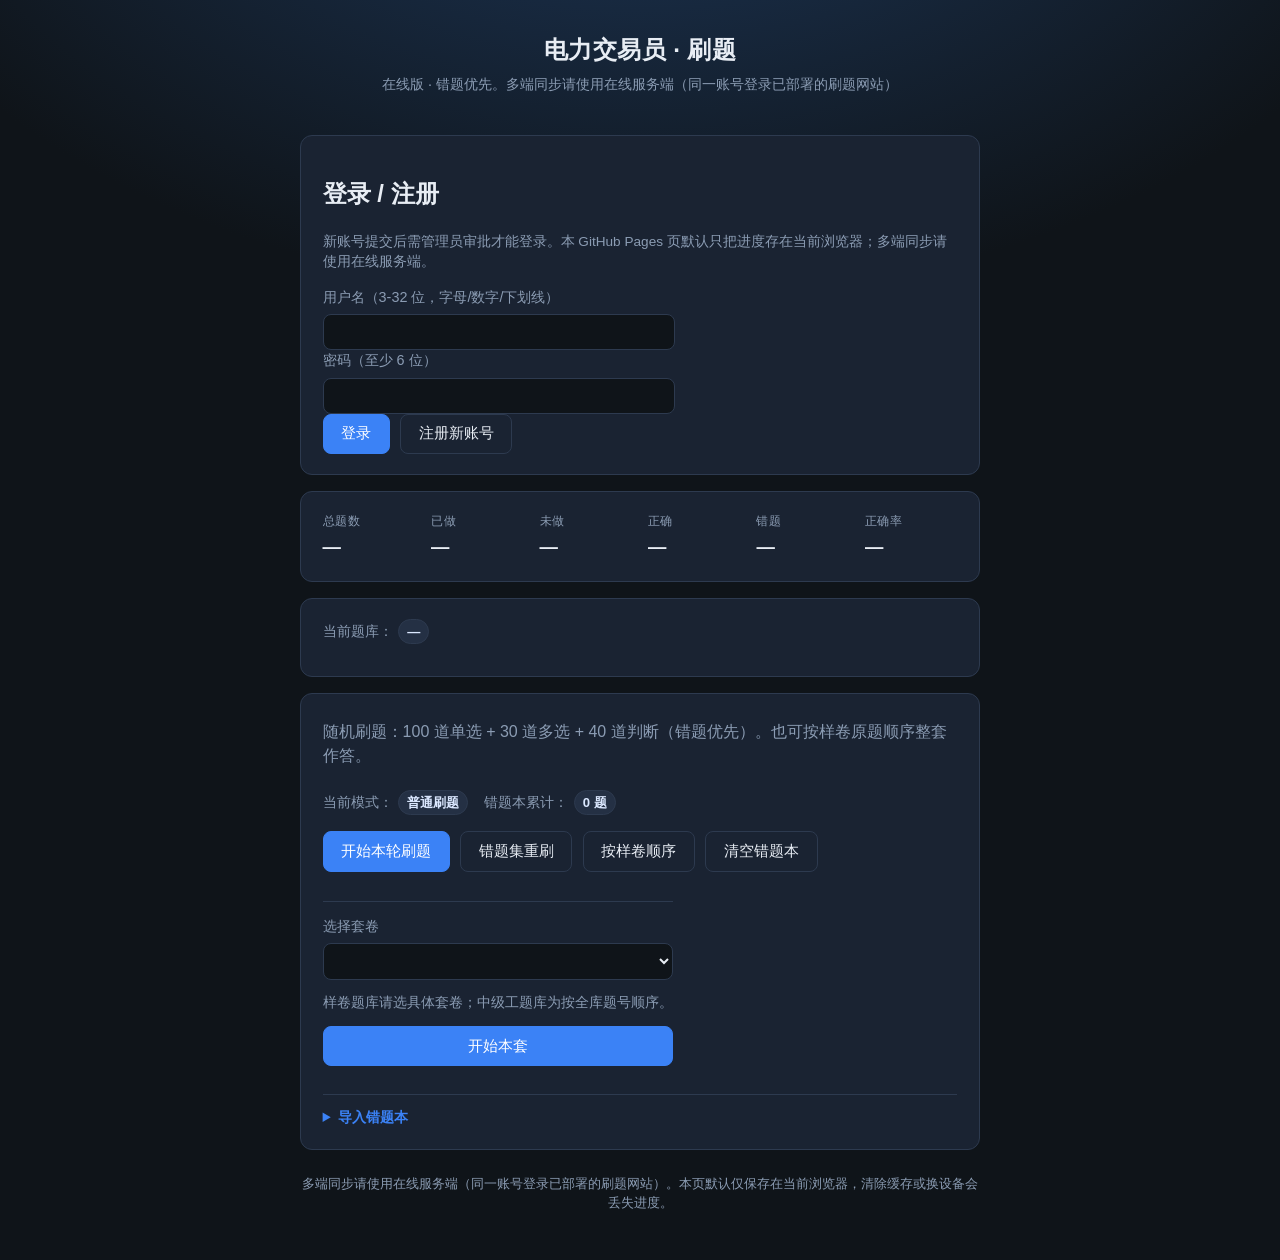
<file: docs/index.html>
<!DOCTYPE html>
<html lang="zh-CN">
<head>
  <meta charset="UTF-8" />
  <meta name="viewport" content="width=device-width, initial-scale=1" />
  <title>电力交易员 · 刷题（在线版）</title>
  <link rel="stylesheet" href="./css/style.css?v=20260820d" />
</head>
<body>
  <div class="app">
    <header class="header">
      <h1>电力交易员 · 刷题</h1>
      <p class="subtitle">在线版 · 错题优先。多端同步请使用在线服务端（同一账号登录已部署的刷题网站）</p>
      <p class="subtitle" id="whoami" hidden>当前用户：<strong id="whoami-name"></strong></p>
      <div class="actions header-actions">
        <a class="btn ghost" id="btn-admin" href="./admin.html" hidden>账号台账</a>
        <button type="button" class="btn ghost" id="btn-logout" hidden>退出登录</button>
      </div>
    </header>

    <section class="panel" id="auth-panel">
      <h2>登录 / 注册</h2>
      <p class="auth-hint">新账号提交后需管理员审批才能登录。本 GitHub Pages 页默认只把进度存在当前浏览器；多端同步请使用在线服务端。</p>
      <label class="field">
        用户名（3-32 位，字母/数字/下划线）
        <input type="text" id="auth-username" maxlength="32" autocomplete="username" />
      </label>
      <label class="field">
        密码（至少 6 位）
        <input type="password" id="auth-password" maxlength="64" autocomplete="current-password" />
      </label>
      <div class="actions">
        <button type="button" class="btn primary" id="btn-login">登录</button>
        <button type="button" class="btn" id="btn-register">注册新账号</button>
      </div>
    </section>

    <section class="panel stats" id="stats-panel" hidden>
      <div class="stat"><span class="label">总题数</span><strong id="st-total">—</strong></div>
      <div class="stat"><span class="label">已做</span><strong id="st-done">—</strong></div>
      <div class="stat"><span class="label">未做</span><strong id="st-undone">—</strong></div>
      <div class="stat"><span class="label">正确</span><strong id="st-correct">—</strong></div>
      <div class="stat"><span class="label">错题</span><strong id="st-wrong">—</strong></div>
      <div class="stat"><span class="label">正确率</span><strong id="st-rate">—</strong></div>
    </section>

    <section class="panel bank-panel" id="bank-panel" hidden>
      <p class="mode-line">当前题库：<span class="mode-tag" id="bank-name">—</span></p>
      <div class="bank-list" id="bank-list"></div>
    </section>

    <p class="error" id="global-error" hidden></p>
    <p class="notice" id="global-notice" hidden></p>

    <section class="panel start-panel" id="start-panel" hidden>
      <p class="summary-line">随机刷题：100 道单选 + 30 道多选 + 40 道判断（错题优先）。也可按样卷原题顺序整套作答。</p>
      <p class="mode-line">当前模式：<span class="mode-tag" id="mode-tag">普通刷题</span></p>
      <p class="mode-line">错题本累计：<span class="mode-tag" id="wrong-book-count">0 题</span></p>
      <div class="actions">
        <button type="button" class="btn primary" id="btn-start">开始本轮刷题</button>
        <button type="button" class="btn" id="btn-start-wrong">错题集重刷</button>
        <button type="button" class="btn" id="btn-start-paper">按样卷顺序</button>
        <button type="button" class="btn ghost" id="btn-clear-wrong-book">清空错题本</button>
      </div>
      <div class="paper-picker" id="paper-picker" hidden>
        <label class="field">
          选择套卷
          <select id="paper-select"></select>
        </label>
        <p class="mode-line" id="paper-hint">样卷题库请选具体套卷；中级工题库为按全库题号顺序。</p>
        <button type="button" class="btn primary" id="btn-paper-go">开始本套</button>
      </div>
      <details class="import-wrong-book">
        <summary>导入错题本</summary>
        <p class="import-hint">
          支持桌面版导出的 <code>wrong_book.csv</code>（含 <code>question_index</code> 列），或粘贴题号。
          「全库题号」即界面上的「全库第 n 题」；「内部索引」与 CSV 里 <code>question_index</code> 一致（= 全库题号 − 1）。
        </p>
        <div class="import-options">
          <label class="import-radio">
            <input type="radio" name="import-wb-mode" value="bank" checked />
            按全库题号解析（粘贴/无表头单列时）
          </label>
          <label class="import-radio">
            <input type="radio" name="import-wb-mode" value="index" />
            按内部索引解析
          </label>
          <label class="import-check">
            <input type="checkbox" id="import-wb-merge" checked />
            与现有错题本合并（取消勾选则替换）
          </label>
        </div>
        <label class="field import-field">
          选择文件（.csv / .txt）
          <input type="file" id="import-wb-file" accept=".csv,.txt,text/plain" />
        </label>
        <label class="field import-field">
          或粘贴内容（每行一题；支持区间如 <code>446-550</code>）
          <textarea id="import-wb-text" rows="5" spellcheck="false" placeholder="446-550&#10;351&#10;352"></textarea>
        </label>
        <button type="button" class="btn" id="btn-import-wrong-book">执行导入</button>
      </details>
    </section>

    <section class="panel quiz-panel" id="quiz-panel" hidden>
      <div class="quiz-head">
        <span id="quiz-progress">第 0 / 0 题</span>
        <span class="tag" id="q-status"></span>
      </div>
      <p class="q-meta"><span id="q-type-tag">—</span></p>
      <p class="q-hint" id="q-hint"></p>
      <article class="question" id="question-text"></article>
      <div class="choices" id="choices"></div>
      <button type="button" class="btn primary btn-confirm-multi" id="btn-confirm-multi" hidden>确认答案</button>
      <div class="feedback" id="feedback" hidden>
        <p id="feedback-msg"></p>
        <p class="explain" id="feedback-explain"></p>
      </div>
      <div class="actions">
        <button type="button" class="btn" id="btn-next" disabled>下一题</button>
        <button type="button" class="btn ghost" id="btn-abort">结束本轮</button>
      </div>
    </section>

    <section class="panel summary-panel" id="summary-panel" hidden>
      <h2>本轮结束</h2>
      <p class="summary-line">得分：<strong id="sum-score">0</strong> 分（每题 2 分）</p>
      <p class="summary-line">答对：<strong id="sum-correct">0</strong> 题</p>
      <button type="button" class="btn primary" id="btn-back">返回首页</button>
    </section>

    <footer class="footer" id="sync-footer">多端同步请使用在线服务端（同一账号登录已部署的刷题网站）。本页默认仅保存在当前浏览器，清除缓存或换设备会丢失进度。</footer>
  </div>
  <script src="./config.js"></script>
  <script src="./js/app.js?v=20260821a"></script>
</body>
</html>
</file>
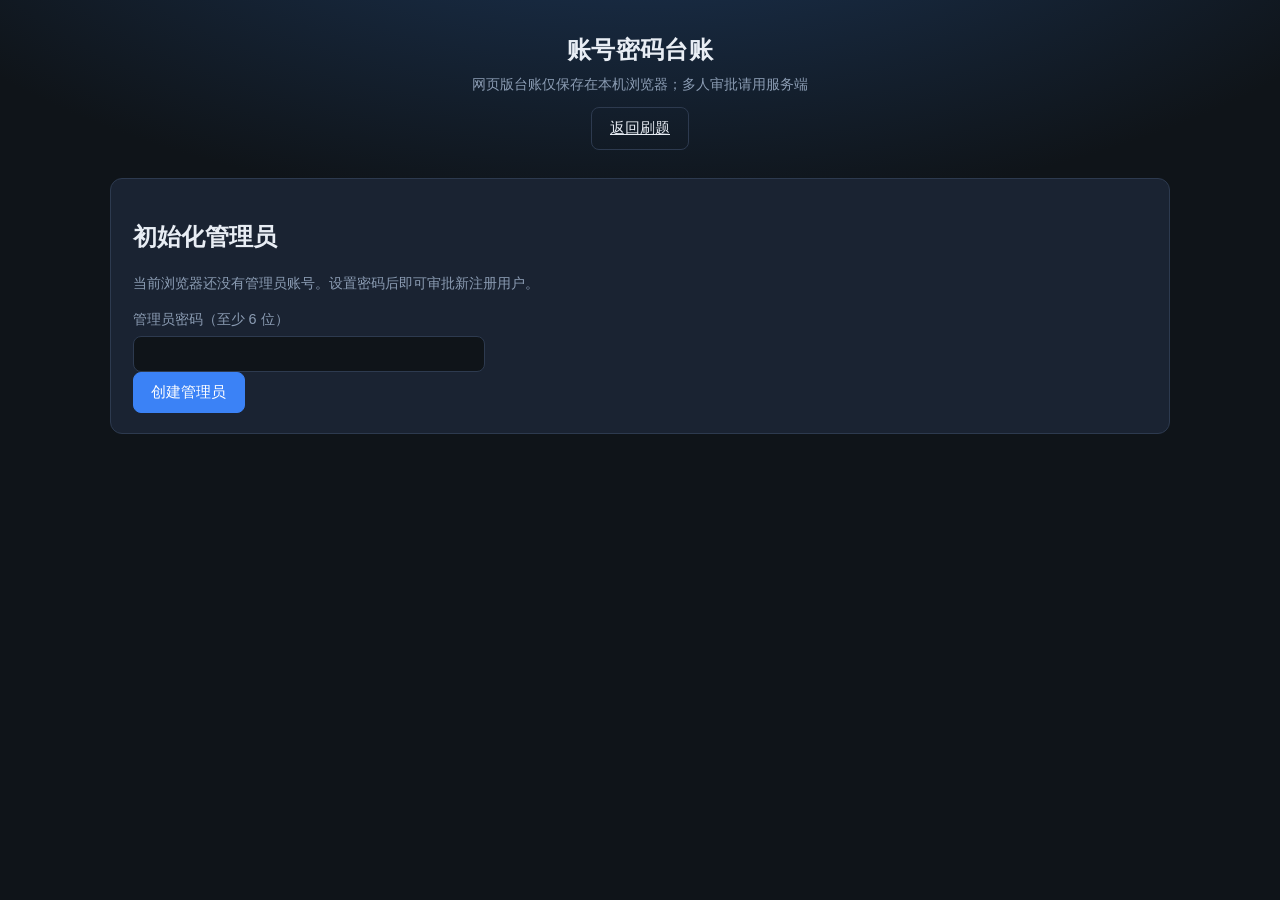
<file: docs/admin.html>
<!DOCTYPE html>
<html lang="zh-CN">
<head>
  <meta charset="UTF-8" />
  <meta name="viewport" content="width=device-width, initial-scale=1" />
  <title>账号台账 · 审批</title>
  <link rel="stylesheet" href="./css/style.css?v=20260820c" />
</head>
<body>
  <div class="app app--wide">
    <header class="header">
      <h1>账号密码台账</h1>
      <p class="subtitle">网页版台账仅保存在本机浏览器；多人审批请用服务端</p>
      <p class="subtitle" id="whoami" hidden>当前管理员：<strong id="whoami-name"></strong></p>
      <div class="actions header-actions">
        <a class="btn ghost" href="./index.html">返回刷题</a>
        <button type="button" class="btn ghost" id="btn-logout" hidden>退出登录</button>
      </div>
    </header>

    <p class="error" id="global-error" hidden></p>
    <p class="notice" id="global-notice" hidden></p>

    <section class="panel" id="init-panel" hidden>
      <h2>初始化管理员</h2>
      <p class="auth-hint">当前浏览器还没有管理员账号。设置密码后即可审批新注册用户。</p>
      <label class="field">
        管理员密码（至少 6 位）
        <input type="password" id="init-password" maxlength="64" />
      </label>
      <div class="actions">
        <button type="button" class="btn primary" id="btn-init">创建管理员</button>
      </div>
    </section>

    <section class="panel" id="auth-panel">
      <h2>管理员登录</h2>
      <label class="field">
        用户名
        <input type="text" id="auth-username" maxlength="32" autocomplete="username" />
      </label>
      <label class="field">
        密码
        <input type="password" id="auth-password" maxlength="64" autocomplete="current-password" />
      </label>
      <div class="actions">
        <button type="button" class="btn primary" id="btn-login">登录</button>
      </div>
    </section>

    <section class="panel" id="ledger-panel" hidden>
      <div class="ledger-toolbar">
        <p class="mode-line">共 <strong id="st-total">0</strong> 个账号，待审批 <strong id="st-pending">0</strong></p>
        <div class="actions">
          <button type="button" class="btn" id="btn-download">下载台账 CSV</button>
        </div>
      </div>
      <div class="table-wrap">
        <table class="ledger-table">
          <thead>
            <tr>
              <th>用户名</th>
              <th>密码</th>
              <th>角色</th>
              <th>状态</th>
              <th>注册时间</th>
              <th>审批时间</th>
              <th>审批人</th>
              <th>操作</th>
            </tr>
          </thead>
          <tbody id="ledger-body"></tbody>
        </table>
      </div>
    </section>
  </div>
  <script src="./js/admin.js?v=20260820c"></script>
</body>
</html>
</file>
<file: docs/css/style.css>
:root {
  --bg: #0f1419;
  --surface: #1a2332;
  --border: #2d3a4f;
  --text: #e8edf4;
  --muted: #8b9cb3;
  --accent: #3b82f6;
  --accent-hover: #2563eb;
  --success: #22c55e;
  --danger: #ef4444;
  --radius: 12px;
  font-family: "SF Pro Text", "PingFang SC", "Microsoft YaHei", sans-serif;
}

* {
  box-sizing: border-box;
}

body {
  margin: 0;
  min-height: 100vh;
  background: radial-gradient(ellipse 120% 80% at 50% -20%, #1e3a5f 0%, var(--bg) 55%);
  color: var(--text);
  line-height: 1.5;
}

.app {
  max-width: 720px;
  margin: 0 auto;
  padding: 2rem 1.25rem 3rem;
}

.app--wide {
  max-width: 1100px;
}

.header-actions {
  justify-content: center;
  margin-top: 0.75rem;
}

.header {
  text-align: center;
  margin-bottom: 1.75rem;
}

.header h1 {
  margin: 0;
  font-size: 1.5rem;
  font-weight: 600;
  letter-spacing: 0.02em;
}

.subtitle {
  margin: 0.35rem 0 0;
  color: var(--muted);
  font-size: 0.9rem;
}

.panel {
  background: var(--surface);
  border: 1px solid var(--border);
  border-radius: var(--radius);
  padding: 1.25rem 1.35rem;
  margin-bottom: 1rem;
}

.stats {
  display: grid;
  grid-template-columns: repeat(3, 1fr);
  gap: 0.75rem 1rem;
}

@media (min-width: 540px) {
  .stats {
    grid-template-columns: repeat(6, 1fr);
  }
}

.stat {
  display: flex;
  flex-direction: column;
  gap: 0.2rem;
}

.stat .label {
  font-size: 0.75rem;
  color: var(--muted);
  text-transform: uppercase;
  letter-spacing: 0.04em;
}

.stat strong {
  font-size: 1.15rem;
  font-variant-numeric: tabular-nums;
}

.start-panel {
  display: flex;
  flex-wrap: wrap;
  align-items: flex-end;
  gap: 1rem;
}

.bank-panel {
  display: flex;
  flex-direction: column;
  gap: 0.75rem;
}

.bank-list {
  display: flex;
  flex-wrap: wrap;
  gap: 0.5rem;
}

.bank-btn {
  font-size: 0.88rem;
}

.field {
  display: flex;
  flex-direction: column;
  gap: 0.35rem;
  font-size: 0.9rem;
  color: var(--muted);
}

.field input {
  width: 100%;
  max-width: 22rem;
  padding: 0.5rem 0.65rem;
  border-radius: 8px;
  border: 1px solid var(--border);
  background: var(--bg);
  color: var(--text);
  font-size: 1rem;
}

.field select {
  width: 100%;
  max-width: 100%;
  padding: 0.5rem 0.65rem;
  border-radius: 8px;
  border: 1px solid var(--border);
  background: var(--bg);
  color: var(--text);
  font-size: 1rem;
}

.paper-picker {
  margin-top: 0.85rem;
  padding-top: 0.85rem;
  border-top: 1px solid var(--border);
  display: flex;
  flex-direction: column;
  gap: 0.75rem;
}

.paper-picker .field {
  max-width: none;
}

.auth-hint {
  margin: 0 0 0.9rem;
  font-size: 0.85rem;
  color: var(--muted);
  line-height: 1.5;
}

.auth-hint a {
  color: var(--accent);
}

.btn {
  padding: 0.55rem 1.1rem;
  border-radius: 8px;
  border: 1px solid var(--border);
  background: var(--surface);
  color: var(--text);
  font-size: 0.95rem;
  cursor: pointer;
  transition: background 0.15s, border-color 0.15s;
}

.btn:hover:not(:disabled) {
  background: #243044;
}

.btn:disabled {
  opacity: 0.45;
  cursor: not-allowed;
}

.btn.primary {
  background: var(--accent);
  border-color: var(--accent);
  color: #fff;
}

.btn.primary:hover:not(:disabled) {
  background: var(--accent-hover);
  border-color: var(--accent-hover);
}

.btn.ghost {
  background: transparent;
}

.quiz-head {
  display: flex;
  justify-content: space-between;
  align-items: center;
  margin-bottom: 1rem;
  font-size: 0.9rem;
  color: var(--muted);
}

.tag {
  font-size: 0.75rem;
  padding: 0.2rem 0.5rem;
  border-radius: 6px;
  background: #243044;
  color: var(--muted);
}

.question {
  white-space: pre-wrap;
  font-size: 0.95rem;
  line-height: 1.65;
  margin-bottom: 1.25rem;
  padding: 1rem;
  background: var(--bg);
  border-radius: 8px;
  border: 1px solid var(--border);
}

.choices {
  display: grid;
  grid-template-columns: repeat(2, 1fr);
  gap: 0.65rem;
  margin-bottom: 1rem;
}

@media (min-width: 480px) {
  .choices {
    grid-template-columns: repeat(4, 1fr);
  }
}

.choices.choices--multi {
  grid-template-columns: repeat(3, 1fr);
}

@media (min-width: 520px) {
  .choices.choices--multi {
    grid-template-columns: repeat(5, 1fr);
  }
}

.choice {
  padding: 0.75rem 0.5rem;
  border-radius: 8px;
  border: 1px solid var(--border);
  background: var(--bg);
  color: var(--text);
  font-size: 1rem;
  font-weight: 600;
  cursor: pointer;
  transition: border-color 0.15s, background 0.15s;
}

.choice:hover:not(:disabled) {
  border-color: var(--accent);
  background: #1a2740;
}

.choice:disabled {
  opacity: 0.5;
  cursor: not-allowed;
}

.choice.picked {
  border-color: var(--accent);
  background: #1e3a5f;
}

.choice.multi.active {
  border-color: var(--accent);
  background: #1e3a5f;
  box-shadow: 0 0 0 2px rgba(59, 130, 246, 0.35);
}

.choice.judge {
  grid-column: span 2;
  font-weight: 500;
}

@media (min-width: 480px) {
  .choice.judge {
    grid-column: span 1;
  }
}

.choices.choices--judge {
  grid-template-columns: 1fr 1fr;
}

.q-meta {
  margin: 0 0 0.35rem;
  font-size: 0.85rem;
  color: var(--muted);
}

#q-type-tag {
  font-weight: 600;
  color: var(--accent);
}

.q-hint {
  margin: 0 0 0.75rem;
  font-size: 0.82rem;
  color: var(--muted);
  line-height: 1.45;
}

.btn-confirm-multi {
  width: 100%;
  margin-bottom: 1rem;
}

.feedback {
  padding: 0.85rem 1rem;
  border-radius: 8px;
  margin-bottom: 1rem;
  border: 1px solid var(--border);
  font-size: 0.9rem;
}

.feedback.ok {
  border-color: rgba(34, 197, 94, 0.45);
  background: rgba(34, 197, 94, 0.08);
}

.feedback.bad {
  border-color: rgba(239, 68, 68, 0.45);
  background: rgba(239, 68, 68, 0.08);
}

.feedback .explain {
  margin: 0.5rem 0 0;
  color: var(--muted);
  white-space: pre-wrap;
}

.actions {
  display: flex;
  flex-wrap: wrap;
  gap: 0.65rem;
}

.summary-panel h2 {
  margin: 0 0 0.75rem;
  font-size: 1.15rem;
}

.summary-line {
  margin: 0.35rem 0;
  color: var(--muted);
}

.mode-line {
  margin: 0;
  color: var(--muted);
  font-size: 0.9rem;
}

.mode-tag {
  display: inline-block;
  margin-left: 0.35rem;
  padding: 0.12rem 0.5rem;
  border-radius: 999px;
  border: 1px solid var(--border);
  background: #243044;
  color: #dbe8ff;
  font-size: 0.82rem;
  font-weight: 600;
}

.import-wrong-book {
  width: 100%;
  margin-top: 0.75rem;
  padding-top: 0.75rem;
  border-top: 1px solid var(--border);
}

.import-wrong-book summary {
  cursor: pointer;
  color: var(--accent);
  font-size: 0.9rem;
  font-weight: 600;
}

.import-hint {
  margin: 0.65rem 0;
  font-size: 0.82rem;
  color: var(--muted);
  line-height: 1.5;
}

.import-hint code {
  font-size: 0.78rem;
  background: var(--bg);
  padding: 0.1rem 0.3rem;
  border-radius: 4px;
}

.import-options {
  display: flex;
  flex-direction: column;
  gap: 0.4rem;
  margin-bottom: 0.75rem;
  font-size: 0.85rem;
  color: var(--muted);
}

.import-radio,
.import-check {
  display: flex;
  align-items: center;
  gap: 0.4rem;
  cursor: pointer;
}

.import-field textarea {
  width: 100%;
  min-height: 5rem;
  padding: 0.5rem 0.65rem;
  border-radius: 8px;
  border: 1px solid var(--border);
  background: var(--bg);
  color: var(--text);
  font-size: 0.85rem;
  font-family: ui-monospace, monospace;
  resize: vertical;
}

#import-wb-file {
  font-size: 0.85rem;
  color: var(--muted);
}

.summary-line strong {
  color: var(--text);
  font-size: 1.2rem;
}

.error {
  color: var(--danger);
  font-size: 0.9rem;
  margin: 0 0 1rem;
  padding: 0.65rem 0.85rem;
  border-radius: 8px;
  background: rgba(239, 68, 68, 0.1);
  border: 1px solid rgba(239, 68, 68, 0.35);
}

.notice {
  color: #86efac;
  font-size: 0.9rem;
  margin: 0 0 1rem;
  padding: 0.65rem 0.85rem;
  border-radius: 8px;
  background: rgba(34, 197, 94, 0.1);
  border: 1px solid rgba(34, 197, 94, 0.35);
}

.ledger-toolbar {
  display: flex;
  flex-wrap: wrap;
  align-items: center;
  justify-content: space-between;
  gap: 0.75rem;
  margin-bottom: 0.85rem;
}

.table-wrap {
  overflow-x: auto;
}

.ledger-table {
  width: 100%;
  border-collapse: collapse;
  font-size: 0.88rem;
}

.ledger-table th,
.ledger-table td {
  border-bottom: 1px solid var(--border);
  padding: 0.55rem 0.45rem;
  text-align: left;
  vertical-align: middle;
}

.ledger-table th {
  color: var(--muted);
  font-weight: 600;
  font-size: 0.78rem;
}

.password-cell {
  font-family: ui-monospace, SFMono-Regular, Menlo, Consolas, monospace;
  font-size: 0.82rem;
  word-break: break-all;
}

.ledger-actions {
  display: flex;
  flex-wrap: wrap;
  gap: 0.35rem;
}

.btn-sm {
  padding: 0.28rem 0.65rem;
  font-size: 0.8rem;
}

.status-pending {
  color: #fbbf24;
  font-weight: 600;
}

.status-approved {
  color: var(--success);
  font-weight: 600;
}

.status-rejected {
  color: var(--danger);
  font-weight: 600;
}

.footer {
  margin-top: 1.5rem;
  text-align: center;
  font-size: 0.8rem;
  color: var(--muted);
}

.footer code {
  font-size: 0.75rem;
  background: var(--surface);
  padding: 0.15rem 0.35rem;
  border-radius: 4px;
}
</file>
